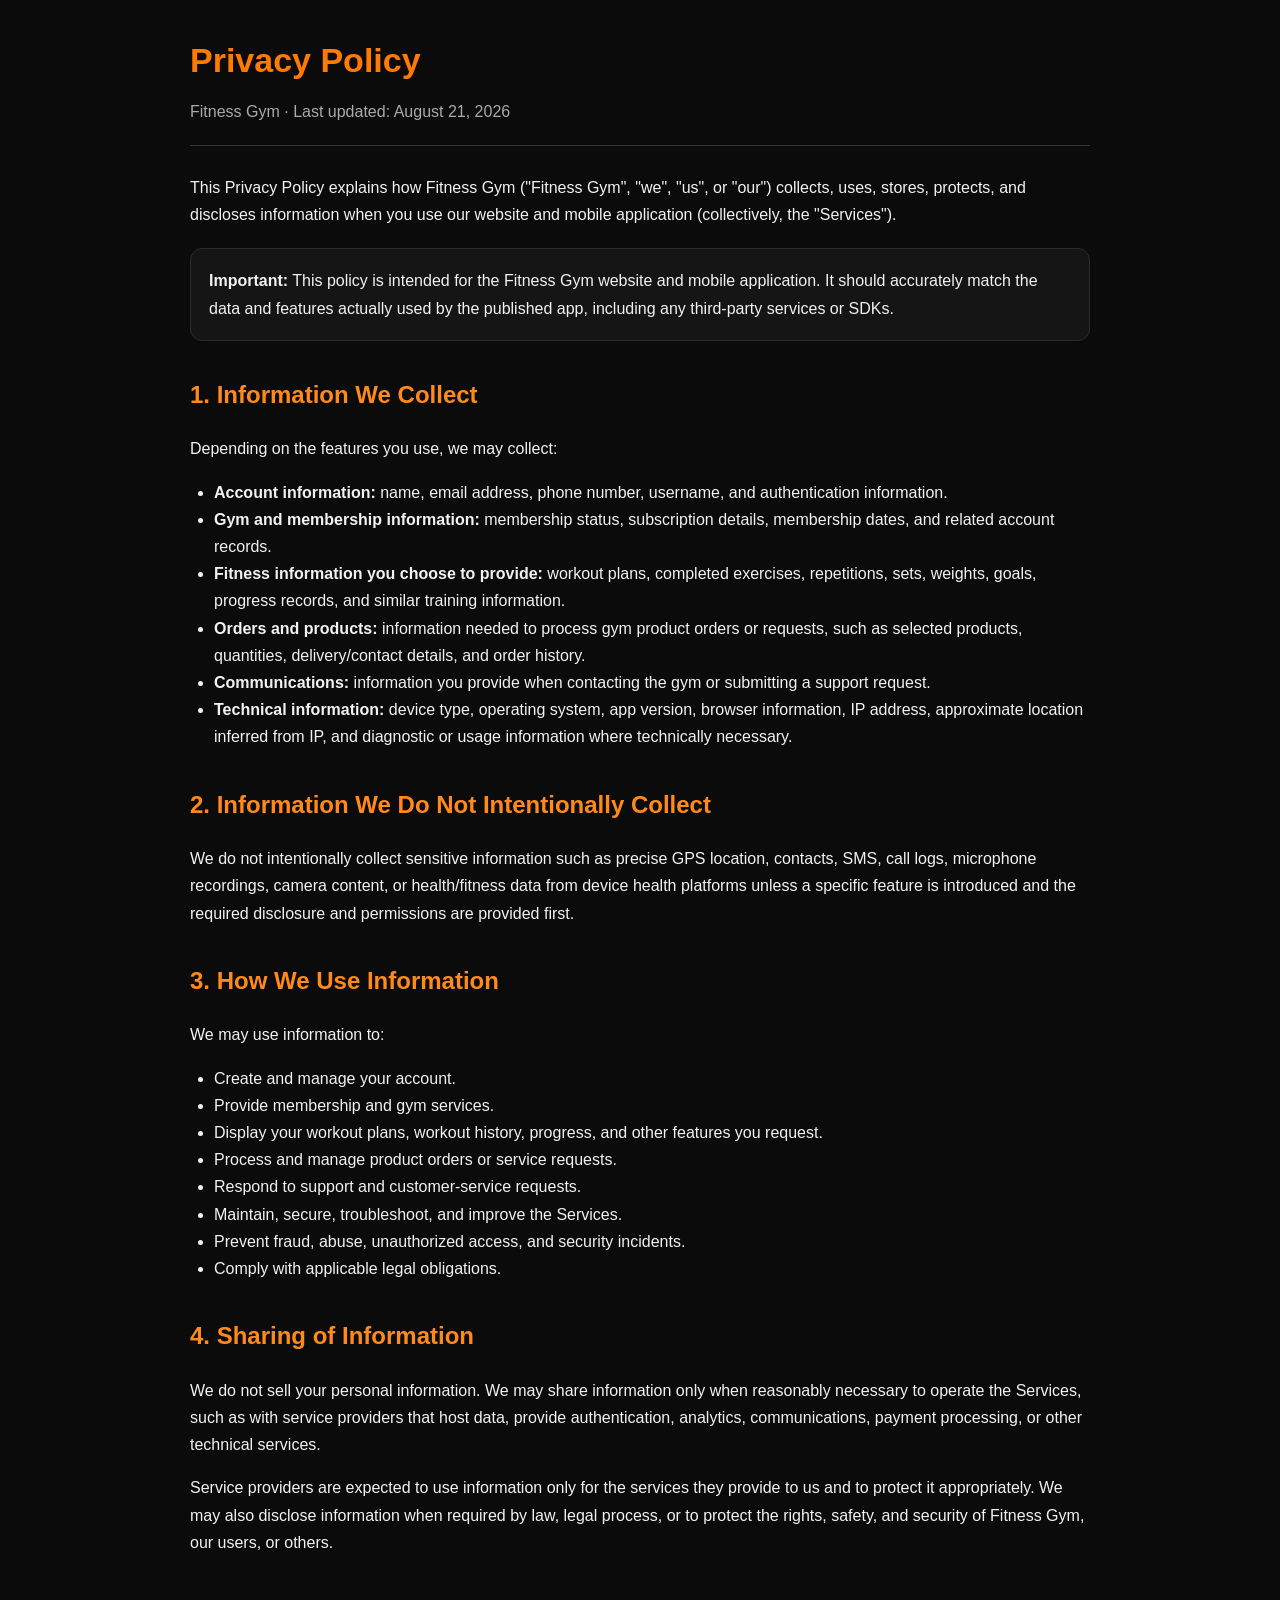
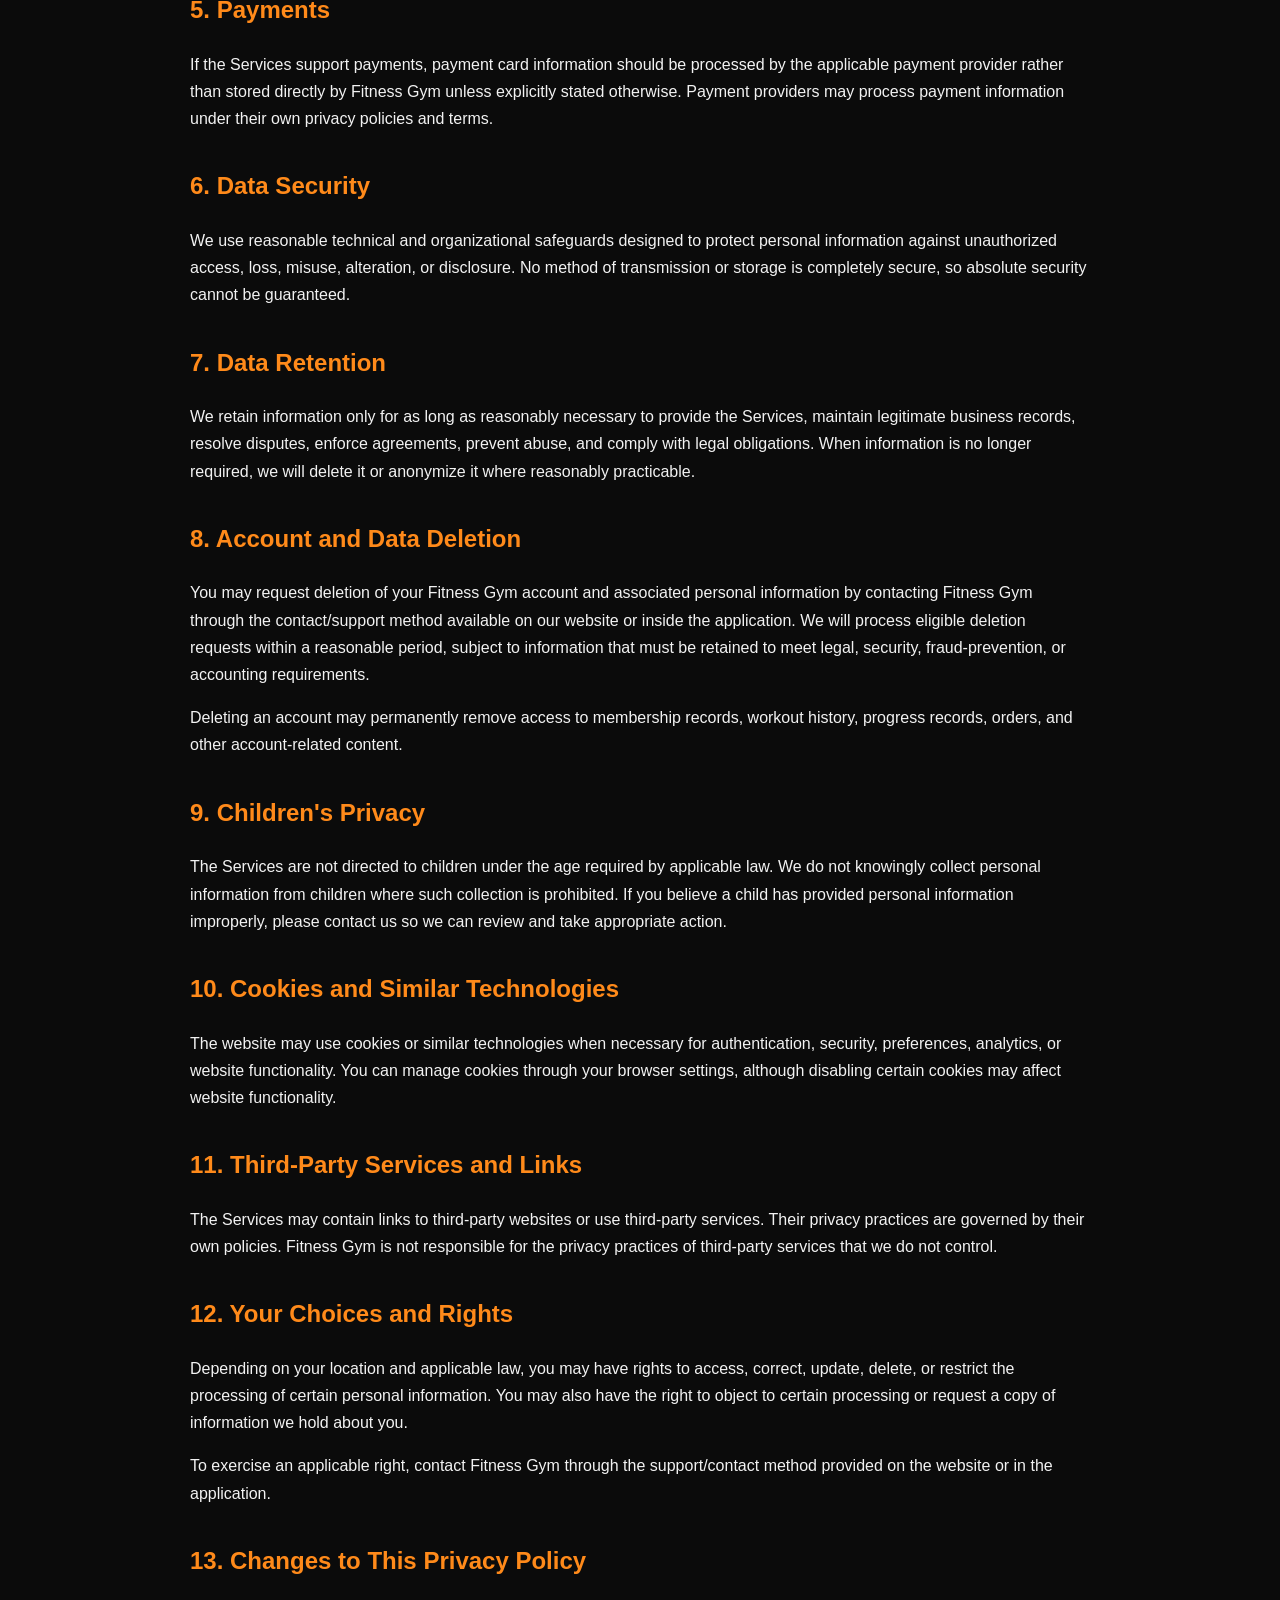
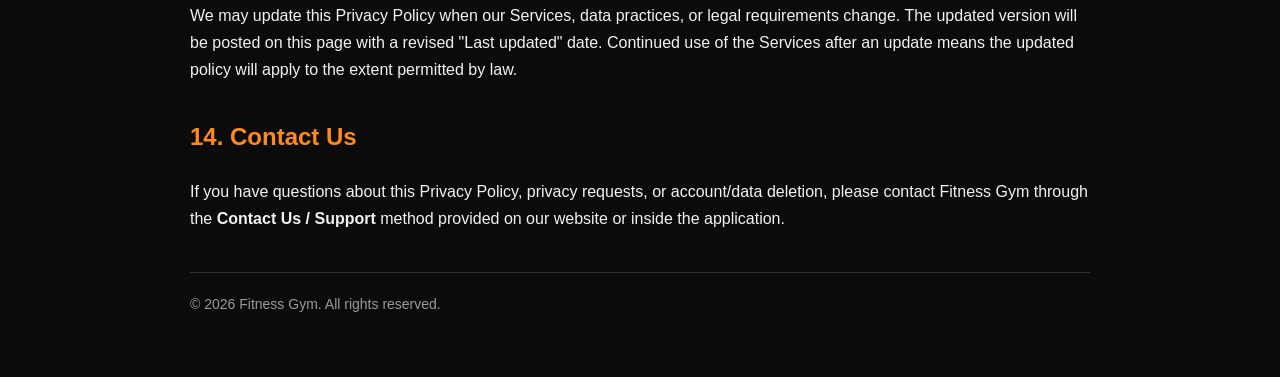
<file: privacy-policy.html>
<!doctype html>
<html lang="en">
<head>
  <meta charset="utf-8">
  <meta name="viewport" content="width=device-width, initial-scale=1">
  <meta name="robots" content="index,follow">
  <title>Privacy Policy - Fitness Gym</title>
  <style>
    :root{color-scheme:dark}
    body{margin:0;background:#0b0b0b;color:#f2f2f2;font-family:Arial,Helvetica,sans-serif;line-height:1.7}
    .wrap{max-width:900px;margin:0 auto;padding:32px 20px 60px}
    header{border-bottom:1px solid #333;padding-bottom:20px;margin-bottom:28px}
    h1{margin:0 0 8px;color:#ff7a00;font-size:34px}
    h2{color:#ff8a1a;margin-top:34px}
    a{color:#ff9b3d}
    .updated{color:#aaa}
    .box{background:#151515;border:1px solid #2c2c2c;border-radius:12px;padding:18px;margin:20px 0}
    ul{padding-left:24px}
    footer{border-top:1px solid #333;margin-top:40px;padding-top:20px;color:#999;font-size:14px}
  </style>
</head>
<body>
<main class="wrap">
  <header>
    <h1>Privacy Policy</h1>
    <div class="updated">Fitness Gym · Last updated: August 21, 2026</div>
  </header>

  <p>This Privacy Policy explains how Fitness Gym ("Fitness Gym", "we", "us", or "our") collects, uses, stores, protects, and discloses information when you use our website and mobile application (collectively, the "Services").</p>

  <div class="box">
    <strong>Important:</strong> This policy is intended for the Fitness Gym website and mobile application. It should accurately match the data and features actually used by the published app, including any third-party services or SDKs.
  </div>

  <h2>1. Information We Collect</h2>
  <p>Depending on the features you use, we may collect:</p>
  <ul>
    <li><strong>Account information:</strong> name, email address, phone number, username, and authentication information.</li>
    <li><strong>Gym and membership information:</strong> membership status, subscription details, membership dates, and related account records.</li>
    <li><strong>Fitness information you choose to provide:</strong> workout plans, completed exercises, repetitions, sets, weights, goals, progress records, and similar training information.</li>
    <li><strong>Orders and products:</strong> information needed to process gym product orders or requests, such as selected products, quantities, delivery/contact details, and order history.</li>
    <li><strong>Communications:</strong> information you provide when contacting the gym or submitting a support request.</li>
    <li><strong>Technical information:</strong> device type, operating system, app version, browser information, IP address, approximate location inferred from IP, and diagnostic or usage information where technically necessary.</li>
  </ul>

  <h2>2. Information We Do Not Intentionally Collect</h2>
  <p>We do not intentionally collect sensitive information such as precise GPS location, contacts, SMS, call logs, microphone recordings, camera content, or health/fitness data from device health platforms unless a specific feature is introduced and the required disclosure and permissions are provided first.</p>

  <h2>3. How We Use Information</h2>
  <p>We may use information to:</p>
  <ul>
    <li>Create and manage your account.</li>
    <li>Provide membership and gym services.</li>
    <li>Display your workout plans, workout history, progress, and other features you request.</li>
    <li>Process and manage product orders or service requests.</li>
    <li>Respond to support and customer-service requests.</li>
    <li>Maintain, secure, troubleshoot, and improve the Services.</li>
    <li>Prevent fraud, abuse, unauthorized access, and security incidents.</li>
    <li>Comply with applicable legal obligations.</li>
  </ul>

  <h2>4. Sharing of Information</h2>
  <p>We do not sell your personal information. We may share information only when reasonably necessary to operate the Services, such as with service providers that host data, provide authentication, analytics, communications, payment processing, or other technical services.</p>
  <p>Service providers are expected to use information only for the services they provide to us and to protect it appropriately. We may also disclose information when required by law, legal process, or to protect the rights, safety, and security of Fitness Gym, our users, or others.</p>

  <h2>5. Payments</h2>
  <p>If the Services support payments, payment card information should be processed by the applicable payment provider rather than stored directly by Fitness Gym unless explicitly stated otherwise. Payment providers may process payment information under their own privacy policies and terms.</p>

  <h2>6. Data Security</h2>
  <p>We use reasonable technical and organizational safeguards designed to protect personal information against unauthorized access, loss, misuse, alteration, or disclosure. No method of transmission or storage is completely secure, so absolute security cannot be guaranteed.</p>

  <h2>7. Data Retention</h2>
  <p>We retain information only for as long as reasonably necessary to provide the Services, maintain legitimate business records, resolve disputes, enforce agreements, prevent abuse, and comply with legal obligations. When information is no longer required, we will delete it or anonymize it where reasonably practicable.</p>

  <h2>8. Account and Data Deletion</h2>
  <p>You may request deletion of your Fitness Gym account and associated personal information by contacting Fitness Gym through the contact/support method available on our website or inside the application. We will process eligible deletion requests within a reasonable period, subject to information that must be retained to meet legal, security, fraud-prevention, or accounting requirements.</p>
  <p>Deleting an account may permanently remove access to membership records, workout history, progress records, orders, and other account-related content.</p>

  <h2>9. Children's Privacy</h2>
  <p>The Services are not directed to children under the age required by applicable law. We do not knowingly collect personal information from children where such collection is prohibited. If you believe a child has provided personal information improperly, please contact us so we can review and take appropriate action.</p>

  <h2>10. Cookies and Similar Technologies</h2>
  <p>The website may use cookies or similar technologies when necessary for authentication, security, preferences, analytics, or website functionality. You can manage cookies through your browser settings, although disabling certain cookies may affect website functionality.</p>

  <h2>11. Third-Party Services and Links</h2>
  <p>The Services may contain links to third-party websites or use third-party services. Their privacy practices are governed by their own policies. Fitness Gym is not responsible for the privacy practices of third-party services that we do not control.</p>

  <h2>12. Your Choices and Rights</h2>
  <p>Depending on your location and applicable law, you may have rights to access, correct, update, delete, or restrict the processing of certain personal information. You may also have the right to object to certain processing or request a copy of information we hold about you.</p>
  <p>To exercise an applicable right, contact Fitness Gym through the support/contact method provided on the website or in the application.</p>

  <h2>13. Changes to This Privacy Policy</h2>
  <p>We may update this Privacy Policy when our Services, data practices, or legal requirements change. The updated version will be posted on this page with a revised "Last updated" date. Continued use of the Services after an update means the updated policy will apply to the extent permitted by law.</p>

  <h2>14. Contact Us</h2>
  <p>If you have questions about this Privacy Policy, privacy requests, or account/data deletion, please contact Fitness Gym through the <strong>Contact Us / Support</strong> method provided on our website or inside the application.</p>

  <footer>
    © 2026 Fitness Gym. All rights reserved.
  </footer>
</main>
</body>
</html>
</file>
